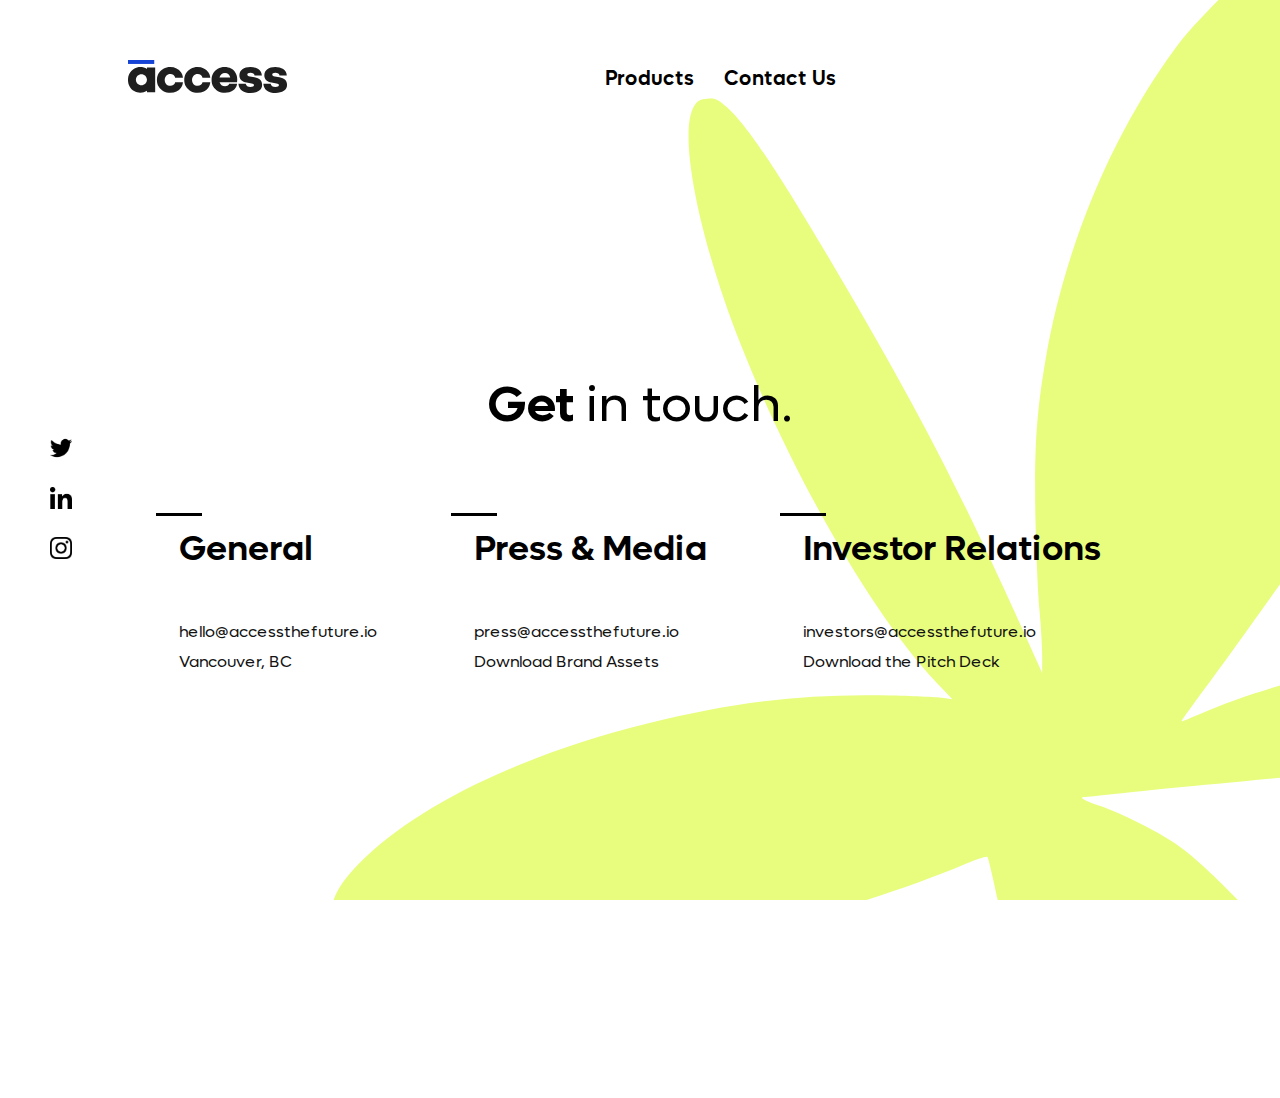
<file: contact-us.html>
<!DOCTYPE html>
<html lang="en">
  <head>
    <meta charset="UTF-8" />
    <meta http-equiv="X-UA-Compatible" content="IE=edge" />
    <meta name="viewport" content="width=device-width, initial-scale=1.0" />
    <link rel="stylesheet" href="styles/styles.css" />
    <link
      rel="preload"
      href="/fonts/Lufga-ExtraLight.woff2"
      as="font"
      type="font/woff2"
    />
    <title>Access - Contact Us</title>

    <script>
      window.markerConfig = {
        destination: "613d42a5b9574f2898212156",
        source: "snippet",
      };
    </script>

    <script>
      !(function (e, r, a) {
        if (!e.__Marker) {
          e.__Marker = {};
          var t = [],
            n = { __cs: t };
          [
            "show",
            "hide",
            "isVisible",
            "capture",
            "cancelCapture",
            "unload",
            "reload",
            "isExtensionInstalled",
            "setReporter",
            "setCustomData",
            "on",
            "off",
          ].forEach(function (e) {
            n[e] = function () {
              var r = Array.prototype.slice.call(arguments);
              r.unshift(e), t.push(r);
            };
          }),
            (e.Marker = n);
          var s = r.createElement("script");
          (s.async = 1), (s.src = "https://edge.marker.io/latest/shim.js");
          var i = r.getElementsByTagName("script")[0];
          i.parentNode.insertBefore(s, i);
        }
      })(window, document);
    </script>
  </head>
  <body>
    <div
      class="pop-up-container pop-up-container-closed"
      onclick="closeOpenPopUp()"
      id="popup"
    >
      <div class="pop-up-wrapper" id="wrapper" onclick="closeOpenPopUp()">
        <img src="assets/logo.svg" alt="" />
        <h4><span>Can’t</span> wait for launch?</h4>
        <p>
          With products & tools launching every month joining the waitlist is
          your best way to stay up to date & be notified each time a new product
          drops!
        </p>
        <form>
          <input
            type="email"
            id="7"
            required
            placeholder="Enter Your Email"
          /><button class="btn-black" onclick="addContact(event, 7)">
            Join The Waitlist
          </button>
        </form>
      </div>
    </div>
    <nav class="nav-container">
      <div class="nav-wrapper">
        <a class="accessLogo" href="/"><img src="assets/logo.svg" /></a>
        <ul class="nav-links">
          <!-- <li class="nav-link"><a href="/">Tools</a></li> -->
          <!-- TODO advanced hover for products -->
          <li class="nav-link dropdown">
            <a href="/">Products</a>
            <div class="dropdown-container">
              <div class="dropdown-wrapper">
                <div class="dropdown-product" id="link-1">
                  <a href="/network.html"
                    ><img src="assets/Group 14 1.webp" alt="" />
                    <p>
                      Access a global network of founders, partners, investors &
                      innovators.
                    </p></a
                  >
                </div>
                <div class="dropdown-product" id="link-2">
                  <a href="/core.html">
                    <img src="assets/Group 10 1.webp" alt="" />
                    <p>
                      Access the resources you need to grow & scale your
                      startup.
                    </p></a
                  >
                </div>
                <div
                  class="dropdown-product"
                  onclick="closeOpenPopUp()"
                  id="link-3"
                >
                  <img src="assets/Group 11 4.svg" alt="" />
                  <p>
                    Access the talent you need with a smarter & more efficient
                    job platform.
                  </p>
                </div>
                <div
                  class="dropdown-product"
                  onclick="closeOpenPopUp()"
                  id="link-4"
                >
                  <img src="assets/Brand Guide.svg" alt="" />
                  <p>
                    Access industry leading startups with full service program
                    management.
                  </p>
                </div>
              </div>
            </div>
          </li>
          <li class="nav-link">
            <a href="/contact-us.html">Contact Us</a>
          </li>
          <!-- <li class="nav-link"><a href="/">Press</a></li> -->
          <!-- <li class="nav-link">About</li> -->
        </ul>
      </div>
    </nav>
    <section class="contact-us-container">
      <img src="assets/FilledAbstract1.svg" id="shape" />
      <div class="social-links-side">
        <a href="https://www.twitter.com/accessthefuture" target="_blank"
          ><img src="assets/twitter@3x.png"
        /></a>
        <a
          href="https://www.linkedin.com/showcase/accessthefuture.io/"
          target="_blank"
          ><img src="assets/linkedin@3x.png"
        /></a>
        <a href="https://www.instagram.com/accessthefuture" target="_blank"
          ><img src="assets/instagram@3x.png"
        /></a>
      </div>
      <div class="contact-us-wrapper">
        <h2><span>Get </span>in touch.</h2>
        <div class="links-wrapper">
          <div class="links-card">
            <div class="upper-line"></div>
            <h3>General</h3>
            <a href="mailto:hello@accessthefuture.io"
              >hello@accessthefuture.io</a
            >
            <p>Vancouver, BC</p>
          </div>
          <div class="links-card">
            <div class="upper-line"></div>
            <h3>Press & Media</h3>
            <a href="mailto:press@accessthefuture.io"
              >press@accessthefuture.io</a
            >
            <p>Download Brand Assets</p>
          </div>
          <div class="links-card">
            <div class="upper-line"></div>
            <h3>Investor Relations</h3>
            <a href="mailto:investors@accessthefuture.io"
              >investors@accessthefuture.io</a
            >
            <p>Download the Pitch Deck</p>
          </div>
        </div>
      </div>
    </section>
  </body>
</html>
</file>
<file: styles/styles.css>
@font-face {
  font-family: "Lufga";
  src: url("../fonts/Lufga-ExtraLight.woff2") format("woff2"), url("../fonts/Lufga-ExtraLight.woff") format("woff");
  font-weight: 200;
  font-style: normal;
  font-display: swap;
}

@font-face {
  font-family: "Lufga";
  src: url("../fonts/Lufga-ExtraBold.woff2") format("woff2"), url("../fonts/Lufga-ExtraBold.woff") format("woff");
  font-weight: bold;
  font-style: normal;
  font-display: swap;
}

@font-face {
  font-family: "Lufga";
  src: url("../fonts/Lufga-BoldItalic.woff2") format("woff2"), url("../fonts/Lufga-BoldItalic.woff") format("woff");
  font-weight: bold;
  font-style: italic;
  font-display: swap;
}

@font-face {
  font-family: "Lufga";
  src: url("../fonts/Lufga-BlackItalic.woff2") format("woff2"), url("../fonts/Lufga-BlackItalic.woff") format("woff");
  font-weight: 900;
  font-style: italic;
  font-display: swap;
}

@font-face {
  font-family: "Lufga";
  src: url("../fonts/Lufga-ExtraBoldItalic.woff2") format("woff2"), url("../fonts/Lufga-ExtraBoldItalic.woff") format("woff");
  font-weight: bold;
  font-style: italic;
  font-display: swap;
}

@font-face {
  font-family: "Lufga";
  src: url("../fonts/Lufga-Black.woff2") format("woff2"), url("../fonts/Lufga-Black.woff") format("woff");
  font-weight: 900;
  font-style: normal;
  font-display: swap;
}

@font-face {
  font-family: "Lufga";
  src: url("../fonts/Lufga-Bold.woff2") format("woff2"), url("../fonts/Lufga-Bold.woff") format("woff");
  font-weight: bold;
  font-style: normal;
  font-display: swap;
}

@font-face {
  font-family: "Lufga";
  src: url("../fonts/Lufga-MediumItalic.woff2") format("woff2"), url("../fonts/Lufga-MediumItalic.woff") format("woff");
  font-weight: 500;
  font-style: italic;
  font-display: swap;
}

@font-face {
  font-family: "Lufga";
  src: url("../fonts/Lufga-Regular.woff2") format("woff2"), url("../fonts/Lufga-Regular.woff") format("woff");
  font-weight: normal;
  font-style: normal;
  font-display: swap;
}

@font-face {
  font-family: "Lufga";
  src: url("../fonts/Lufga-Italic.woff2") format("woff2"), url("../fonts/Lufga-Italic.woff") format("woff");
  font-weight: normal;
  font-style: italic;
  font-display: swap;
}

@font-face {
  font-family: "Lufga";
  src: url("../fonts/Lufga-Light.woff2") format("woff2"), url("../fonts/Lufga-Light.woff") format("woff");
  font-weight: 300;
  font-style: normal;
  font-display: swap;
}

@font-face {
  font-family: "Lufga";
  src: url("../fonts/Lufga-LightItalic.woff2") format("woff2"), url("../fonts/Lufga-LightItalic.woff") format("woff");
  font-weight: 300;
  font-style: italic;
  font-display: swap;
}

@font-face {
  font-family: "Lufga";
  src: url("../fonts/Lufga-ExtraLightItalic.woff2") format("woff2"), url("../fonts/Lufga-ExtraLightItalic.woff") format("woff");
  font-weight: 200;
  font-style: italic;
  font-display: swap;
}

@font-face {
  font-family: "Lufga";
  src: url("../fonts/Lufga-Medium.woff2") format("woff2"), url("../fonts/Lufga-Medium.woff") format("woff");
  font-weight: 500;
  font-style: normal;
  font-display: swap;
}

@font-face {
  font-family: "Lufga";
  src: url("../fonts/Lufga-SemiBold.woff2") format("woff2"), url("../fonts/Lufga-SemiBold.woff") format("woff");
  font-weight: 600;
  font-style: normal;
  font-display: swap;
}

@font-face {
  font-family: "Lufga";
  src: url("../fonts/Lufga-Thin.woff2") format("woff2"), url("../fonts/Lufga-Thin.woff") format("woff");
  font-weight: 100;
  font-style: normal;
  font-display: swap;
}

@font-face {
  font-family: "Lufga";
  src: url("../fonts/Lufga-SemiBoldItalic.woff2") format("woff2"), url("../fonts/Lufga-SemiBoldItalic.woff") format("woff");
  font-weight: 600;
  font-style: italic;
  font-display: swap;
}

@font-face {
  font-family: "Lufga";
  src: url("../fonts/Lufga-ThinItalic.woff2") format("woff2"), url("../fonts/Lufga-ThinItalic.woff") format("woff");
  font-weight: 100;
  font-style: italic;
  font-display: swap;
}

.btn-black {
  position: relative;
  z-index: 99999;
  color: #fff;
  background-color: #131313;
  text-decoration: none;
  padding: 13px 38px;
  border-radius: 12px;
  font-size: 16px;
  font-weight: bold;
  cursor: pointer;
  -webkit-transition: all 0.2s ease-in-out;
  transition: all 0.2s ease-in-out;
  border: 1px solid #131313;
}

.btn-black:hover {
  background-color: #fff;
  border: 1px solid #131313;
  border-radius: 12px;
  color: #131313;
}

.btn-white {
  position: relative;
  z-index: 99999;
  text-decoration: none;
  color: #131313;
  border: 1px solid #131313;
  border-radius: 12px;
  padding: 13px 33px;
  font-weight: bold;
  cursor: pointer;
  -webkit-transition: all 0.2s ease-in-out;
  transition: all 0.2s ease-in-out;
}

.btn-white:hover {
  background-color: #131313;
  border: 1px solid #131313;
  border-radius: 12px;
  color: #fff;
}

.nav-container {
  width: 100%;
  vertical-align: middle;
  margin-top: 50px;
  position: relative;
  z-index: 9999;
}

.nav-container .nav-wrapper {
  margin: 0 auto;
  display: -webkit-box;
  display: -ms-flexbox;
  display: flex;
  -webkit-box-pack: center;
      -ms-flex-pack: center;
          justify-content: center;
  -webkit-box-align: center;
      -ms-flex-align: center;
          align-items: center;
  width: 80%;
}

.nav-container .nav-wrapper .accessLogo {
  margin-right: auto;
}

.nav-container .nav-wrapper .nav-btns {
  display: -webkit-box;
  display: -ms-flexbox;
  display: flex;
  -webkit-box-align: center;
      -ms-flex-align: center;
          align-items: center;
  -webkit-box-pack: center;
      -ms-flex-pack: center;
          justify-content: center;
  gap: 28px;
  -ms-flex-wrap: wrap;
      flex-wrap: wrap;
}

.nav-container .nav-wrapper .nav-links {
  list-style: none;
  padding: 0;
  display: -webkit-box;
  display: -ms-flexbox;
  display: flex;
  -webkit-box-align: center;
      -ms-flex-align: center;
          align-items: center;
  margin-right: auto;
  gap: 30px;
}

.nav-container .nav-wrapper .nav-links .dropdown {
  display: inline-block;
}

.nav-container .nav-wrapper .nav-links .dropdown:hover a {
  color: #1e48ce;
}

.nav-container .nav-wrapper .nav-links .dropdown:hover .dropdown-container {
  z-index: 99999;
  opacity: 1;
  visibility: visible;
  display: block;
}

.nav-container .nav-wrapper .nav-links .dropdown:hover .dropdown-container .dropdown-wrapper .dropdown-product img {
  opacity: 1;
}

.nav-container .nav-wrapper .nav-links .dropdown:hover .dropdown-container .dropdown-wrapper .dropdown-product p {
  opacity: 1;
}

.nav-container .nav-wrapper .nav-links .dropdown .dropdown-container {
  -webkit-transform: translateY(0);
          transform: translateY(0);
  opacity: 0;
  -webkit-transition: all 0.4s ease-in-out;
  transition: all 0.4s ease-in-out;
  position: absolute;
  left: 0;
  bottom: -300px;
  visibility: hidden;
  background-color: #fff;
  width: 100%;
  padding: 100px 0;
}

.nav-container .nav-wrapper .nav-links .dropdown .dropdown-container .dropdown-wrapper {
  display: -webkit-box;
  display: -ms-flexbox;
  display: flex;
  margin: 0 auto;
  -webkit-box-pack: justify;
      -ms-flex-pack: justify;
          justify-content: space-between;
  width: 80%;
}

.nav-container .nav-wrapper .nav-links .dropdown .dropdown-container .dropdown-wrapper #link-1:hover p {
  color: #182742;
}

.nav-container .nav-wrapper .nav-links .dropdown .dropdown-container .dropdown-wrapper #link-2:hover p {
  color: #1e48ce;
}

.nav-container .nav-wrapper .nav-links .dropdown .dropdown-container .dropdown-wrapper #link-3:hover p {
  color: #99c2de;
}

.nav-container .nav-wrapper .nav-links .dropdown .dropdown-container .dropdown-wrapper #link-4:hover p {
  color: #fcc55c;
}

.nav-container .nav-wrapper .nav-links .dropdown .dropdown-container .dropdown-wrapper .dropdown-product {
  cursor: pointer;
  max-width: 223px;
}

.nav-container .nav-wrapper .nav-links .dropdown .dropdown-container .dropdown-wrapper .dropdown-product img {
  -webkit-transition: 0.4s ease-in-out;
  transition: 0.4s ease-in-out;
  opacity: 0;
  max-height: 17px;
}

.nav-container .nav-wrapper .nav-links .dropdown .dropdown-container .dropdown-wrapper .dropdown-product p {
  opacity: 0;
  margin: 15px 0 0 0;
  font-size: 16px;
  font-weight: normal;
  color: #b1b1b1;
  -webkit-transition: all 0.4s ease-in-out;
  transition: all 0.4s ease-in-out;
}

.nav-container .nav-wrapper .nav-links .nav-link a {
  cursor: pointer;
  color: #000;
  text-decoration: none;
  -webkit-transition: all 0.2s ease-in-out;
  transition: all 0.2s ease-in-out;
  font-weight: 600;
  font-size: 20px;
}

.nav-container .nav-wrapper .nav-links .nav-link a:hover {
  color: #1e48ce;
}

@media (max-width: 800px) {
  .nav-container .nav-wrapper .nav-links {
    display: none !important;
  }
}

.main-header {
  height: 80vh;
  display: -webkit-box;
  display: -ms-flexbox;
  display: flex;
  -webkit-box-pack: justify;
      -ms-flex-pack: justify;
          justify-content: space-between;
}

.main-header .header-left-img {
  position: relative;
}

.main-header .header-left-img #img-1 {
  position: absolute;
  left: 0;
  top: -100px;
  z-index: 9;
  max-width: 606px;
}

.main-header .header-left-img #img-2 {
  position: absolute;
  left: 0;
  top: -70px;
  max-width: 565px;
}

.main-header .header-right-img {
  position: relative;
}

.main-header .header-right-img #img-3 {
  position: absolute;
  right: 0;
  top: 10px;
  -o-object-fit: cover;
     object-fit: cover;
  max-width: 547px;
}

.main-header .header-right-img #img-4 {
  position: absolute;
  right: 0;
  -o-object-fit: cover;
     object-fit: cover;
  max-width: 622px;
  top: -50px;
}

.main-header .header-text-partners {
  text-align: center;
  display: -webkit-box;
  display: -ms-flexbox;
  display: flex;
  -webkit-box-orient: vertical;
  -webkit-box-direction: normal;
      -ms-flex-direction: column;
          flex-direction: column;
  -webkit-box-align: center;
      -ms-flex-align: center;
          align-items: center;
  z-index: 9;
  margin: auto;
}

.main-header .header-text-partners h1 {
  margin: 0;
  font-size: 50px;
  font-weight: 400;
  margin-bottom: 28px;
}

.main-header .header-text-partners h1 span {
  font-weight: 600;
}

.main-header .header-text-partners p {
  margin: 0;
  margin-bottom: 50px;
  max-width: 482px;
  font-size: 20px;
  line-height: 30px;
}

.main-header .header-text-partners a {
  padding: 21px 36px;
}

@media (max-width: 770px) {
  .main-header {
    height: 70vh;
  }
  .main-header .header-left-img {
    display: none;
  }
  .main-header .header-right-img {
    display: none;
  }
}

.partners-container {
  display: -webkit-box;
  display: -ms-flexbox;
  display: flex;
}

.partners-container .partners-wrapper {
  margin: 0 auto;
  text-align: center;
  position: relative;
  z-index: 99;
}

.partners-container .partners-wrapper h3 {
  font-size: 20px;
  font-weight: 600;
  line-height: 45px;
}

.partners-container .partners-wrapper .partners-logos {
  display: -webkit-box;
  display: -ms-flexbox;
  display: flex;
  gap: 43px;
  -webkit-box-align: center;
      -ms-flex-align: center;
          align-items: center;
  -ms-flex-wrap: wrap;
      flex-wrap: wrap;
  -webkit-box-pack: center;
      -ms-flex-pack: center;
          justify-content: center;
}

.products-container {
  margin-top: 190px;
  width: 100%;
}

.products-container .products-wrapper {
  margin: 0 auto;
  width: 100%;
}

.products-container .products-wrapper .products-text {
  margin: 0 auto;
  max-width: 665px;
  text-align: center;
}

.products-container .products-wrapper .products-text span {
  font-size: 16px;
  font-weight: 600;
  line-height: 45px;
}

.products-container .products-wrapper .products-text h2 {
  margin-top: 10px;
  font-size: 35px;
  font-weight: 600;
  line-height: 45px;
}

.products-container .products-wrapper .product-cards-container {
  display: -webkit-box;
  display: -ms-flexbox;
  display: flex;
  margin: 0 auto;
  -webkit-box-pack: center;
      -ms-flex-pack: center;
          justify-content: center;
  -ms-flex-wrap: wrap;
      flex-wrap: wrap;
}

.products-container .products-wrapper .product-cards-container .product-card {
  position: relative;
  -webkit-transform: scale(0.95);
          transform: scale(0.95);
  -webkit-transition: all 0.2s ease-in-out;
  transition: all 0.2s ease-in-out;
}

.products-container .products-wrapper .product-cards-container .product-card .btn-product {
  position: absolute;
  left: 40px;
  bottom: 210px;
}

.products-container .products-wrapper .product-cards-container .product-card img {
  margin: 0 -110px 0 -110px;
}

.products-container .products-wrapper .product-cards-container .product-card:hover {
  -webkit-transform: scale(1);
          transform: scale(1);
}

.crowdfunding-container {
  background-color: #131313;
  width: 100%;
  padding: 65px 0;
}

.crowdfunding-container .crowdfunding-wrapper {
  display: -webkit-box;
  display: -ms-flexbox;
  display: flex;
  -webkit-box-align: center;
      -ms-flex-align: center;
          align-items: center;
  -webkit-box-pack: justify;
      -ms-flex-pack: justify;
          justify-content: space-between;
  max-width: 1200px;
  margin: 0 auto;
  -ms-flex-wrap: wrap;
      flex-wrap: wrap;
}

.crowdfunding-container .crowdfunding-wrapper .crowdfunding-image {
  position: relative;
}

.crowdfunding-container .crowdfunding-wrapper .crowdfunding-image #share-cmp-btn {
  position: absolute;
  top: -25px;
  left: -145px;
}

.crowdfunding-container .crowdfunding-wrapper .crowdfunding-image #ifw-btn {
  position: absolute;
  top: 20px;
  right: -60px;
  max-width: 169px;
}

.crowdfunding-container .crowdfunding-wrapper .crowdfunding-image #fund-it-btn {
  position: absolute;
  top: 183px;
  right: -225px;
}

.crowdfunding-container .crowdfunding-wrapper .crowdfunding-text {
  max-width: 505px;
  color: #fff;
}

.crowdfunding-container .crowdfunding-wrapper .crowdfunding-text span {
  font-size: 20px;
  font-weight: 600;
  line-height: 30px;
}

.crowdfunding-container .crowdfunding-wrapper .crowdfunding-text h3 {
  max-width: 14px 0 24px 0;
  font-size: 35px;
  font-weight: 600;
  max-width: 473;
  line-height: 45px;
}

.crowdfunding-container .crowdfunding-wrapper .crowdfunding-text p {
  font-size: 20px;
  font-weight: normal;
  line-height: 30px;
  margin-bottom: 34px;
  max-width: 504;
}

.crowdfunding-container .crowdfunding-wrapper .crowdfunding-text a {
  color: #131313;
  text-decoration: none;
  font-size: 16px;
  font-weight: bold;
  background-color: #fff;
  border: 1px solid #fff;
  padding: 14px 30px;
  border-radius: 14px;
  cursor: pointer;
  -webkit-transition: all 0.2s ease-in-out;
  transition: all 0.2s ease-in-out;
}

.crowdfunding-container .crowdfunding-wrapper .crowdfunding-text a:hover {
  color: #fff;
  background-color: #131313;
  border: 1px solid #fff;
}

@media (max-width: 800px) {
  .crowdfunding-container .crowdfunding-wrapper {
    -webkit-box-pack: center;
        -ms-flex-pack: center;
            justify-content: center;
  }
  .crowdfunding-container .crowdfunding-wrapper .crowdfunding-text {
    text-align: center;
  }
}

@media (max-width: 450px) {
  .crowdfunding-container .crowdfunding-wrapper {
    -webkit-box-pack: center;
        -ms-flex-pack: center;
            justify-content: center;
  }
  .crowdfunding-container .crowdfunding-wrapper .crowdfunding-image {
    position: relative;
  }
  .crowdfunding-container .crowdfunding-wrapper .crowdfunding-image #share-cmp-btn {
    display: none;
  }
  .crowdfunding-container .crowdfunding-wrapper .crowdfunding-image #ifw-btn {
    display: none;
  }
  .crowdfunding-container .crowdfunding-wrapper .crowdfunding-image #fund-it-btn {
    display: none;
  }
  .crowdfunding-container .crowdfunding-wrapper .crowdfunding-text {
    text-align: center;
  }
}

.products-details-container {
  display: -webkit-box;
  display: -ms-flexbox;
  display: flex;
  -webkit-box-pack: center;
      -ms-flex-pack: center;
          justify-content: center;
  -webkit-box-orient: vertical;
  -webkit-box-direction: normal;
      -ms-flex-direction: column;
          flex-direction: column;
  -webkit-box-align: center;
      -ms-flex-align: center;
          align-items: center;
  margin-top: 250px;
}

.products-details-container h3 {
  font-size: 35px;
  font-weight: 600;
  line-height: 45px;
  margin: 22px 0 36px 0;
  color: #000;
  max-width: 461px;
}

.products-details-container p {
  color: #131313;
  margin: 0;
  font-size: 20px;
  font-weight: normal;
  line-height: 30px;
  max-width: 395px;
  margin-bottom: 13px;
}

.products-details-container a {
  color: #182742;
  font-size: 20px;
  font-weight: 600;
  line-height: 30px;
  cursor: pointer;
  text-decoration: none;
  -webkit-transition: all 0.2s ease-in-out;
  transition: all 0.2s ease-in-out;
}

.products-details-container a:hover {
  -webkit-filter: brightness(150%);
          filter: brightness(150%);
}

.products-details-container #a-core {
  color: #1544d6;
}

.products-details-container #cmgsoon {
  color: #99c2de;
}

.products-details-container #cmgsoon:hover {
  -webkit-filter: brightness(110%);
          filter: brightness(110%);
}

.products-details-container #a-access {
  color: #fcc55c;
}

.products-details-container #a-access:hover {
  -webkit-filter: brightness(115%);
          filter: brightness(115%);
}

.products-details-container .product-details-wrapper {
  display: -webkit-box;
  display: -ms-flexbox;
  display: flex;
  -webkit-box-align: center;
      -ms-flex-align: center;
          align-items: center;
  -webkit-box-pack: justify;
      -ms-flex-pack: justify;
          justify-content: space-between;
  width: 90%;
  -ms-flex-wrap: wrap;
      flex-wrap: wrap;
  margin-bottom: 250px;
}

.products-details-container .product-details-wrapper .product-details-text {
  width: 40%;
}

.products-details-container .product-details-wrapper .product-details-img {
  position: relative;
}

.products-details-container .product-details-wrapper .product-details-img img {
  width: 100%;
}

.products-details-container .product-details-wrapper .product-details-img #rect425 {
  position: absolute;
  top: 10px;
  left: -10px;
}

.products-details-container .product-details-wrapper .product-details-img #grp19 {
  position: absolute;
  top: 10px;
  left: 115px;
}

.products-details-container .product-details-wrapper .product-details-img #grp01 {
  position: absolute;
  top: 165px;
  left: -90px;
}

.products-details-container .product-details-wrapper .product-details-img #grp20 {
  position: absolute;
  bottom: 50px;
  left: 210px;
}

.products-details-container .product-details-wrapper .product-details-img #vec88 {
  max-width: 765px;
}

.products-details-container .product-details-wrapper .product-details-img #vec9 {
  position: absolute;
  top: 0px;
  left: 0px;
  max-width: 100%;
  -webkit-transform: scale(1.15);
          transform: scale(1.15);
}

.products-details-container .product-details-wrapper .product-details-img #jobopr {
  position: absolute;
  max-width: 421px;
  top: 110px;
  left: 20px;
}

.products-details-container .product-details-wrapper .product-details-img #grp562 {
  position: absolute;
  top: 175px;
  left: 305px;
  max-width: 184px;
}

.products-details-container .product-details-wrapper .product-details-img #grp559 {
  position: absolute;
  max-width: 195px;
  bottom: 140px;
  left: 60px;
}

.products-details-container .product-details-wrapper .product-details-img #jobopr2 {
  position: absolute;
  max-width: 423px;
  bottom: 70px;
  right: -70px;
}

.products-details-container .product-details-wrapper .product-details-img #elp1 {
  position: absolute;
  bottom: 50px;
  max-width: 81px;
  left: 270px;
}

.products-details-container .product-details-wrapper .product-details-img #elp2 {
  position: absolute;
  max-width: 152px;
  top: 100px;
  right: 0;
}

.products-details-container .product-details-wrapper-reverse {
  display: -webkit-box;
  display: -ms-flexbox;
  display: flex;
  -webkit-box-orient: horizontal;
  -webkit-box-direction: reverse;
      -ms-flex-direction: row-reverse;
          flex-direction: row-reverse;
  -webkit-box-align: center;
      -ms-flex-align: center;
          align-items: center;
  -webkit-box-pack: justify;
      -ms-flex-pack: justify;
          justify-content: space-between;
  width: 90%;
  -ms-flex-wrap: wrap;
      flex-wrap: wrap;
  margin-bottom: 250px;
}

.products-details-container .product-details-wrapper-reverse .product-details-text {
  max-width: 40%;
}

.products-details-container .product-details-wrapper-reverse .product-details-img {
  position: relative;
}

.products-details-container .product-details-wrapper-reverse .product-details-img #vec66 {
  max-width: 634px;
}

.products-details-container .product-details-wrapper-reverse .product-details-img #vec10 {
  position: absolute;
  left: -70px;
  top: -50px;
  max-width: 782px;
}

.products-details-container .product-details-wrapper-reverse .product-details-img #invtg {
  position: absolute;
  top: 100px;
  left: 130px;
  max-width: 76px;
}

.products-details-container .product-details-wrapper-reverse .product-details-img #strptg {
  position: absolute;
  left: -20px;
  top: 300px;
  max-width: 74px;
}

.products-details-container .product-details-wrapper-reverse .product-details-img #grp519 {
  position: absolute;
  top: 80px;
  right: -190px;
  z-index: 99;
  max-width: 395px;
}

.products-details-container .product-details-wrapper-reverse .product-details-img #grp59 {
  position: absolute;
  top: 140px;
  left: 30px;
  max-width: 612px;
}

.products-details-container .product-details-wrapper-reverse .product-details-img #dlcrd {
  position: absolute;
  bottom: 60px;
  left: -80px;
  max-width: 397px;
}

.products-details-container .product-details-wrapper-reverse .product-details-img #vec77 {
  max-width: 773px;
}

.products-details-container .product-details-wrapper-reverse .product-details-img #vec11 {
  position: absolute;
  top: -50px;
  left: -50px;
  max-width: 854px;
}

.products-details-container .product-details-wrapper-reverse .product-details-img #map {
  position: absolute;
  max-width: 230px;
  bottom: 50px;
  right: -10px;
  z-index: 999;
}

.products-details-container .product-details-wrapper-reverse .product-details-img #jobcard {
  position: absolute;
  top: 80px;
  right: 50px;
  max-width: 467px;
}

.products-details-container .product-details-wrapper-reverse .product-details-img #grp565 {
  position: absolute;
  max-width: 466px;
  bottom: -120px;
  left: -50px;
}

.products-details-container .product-details-wrapper-reverse .product-details-img #map2 {
  position: absolute;
  max-width: 358px;
  top: 45px;
  left: -50px;
}

@media (max-width: 800px) {
  .products-details-container .product-details-wrapper {
    -webkit-box-pack: center;
        -ms-flex-pack: center;
            justify-content: center;
    width: 80%;
  }
  .products-details-container .product-details-wrapper .product-details-text {
    width: 100%;
    text-align: center;
    margin-bottom: 40px;
  }
  .products-details-container .product-details-wrapper-reverse {
    -webkit-box-pack: center;
        -ms-flex-pack: center;
            justify-content: center;
  }
  .products-details-container .product-details-wrapper-reverse .product-details-text {
    max-width: 100%;
    text-align: center;
    margin-bottom: 40px;
  }
}

@media (max-width: 450px) {
  .products-details-container .product-details-wrapper {
    -webkit-box-pack: center;
        -ms-flex-pack: center;
            justify-content: center;
    width: 80%;
  }
  .products-details-container .product-details-wrapper .product-details-img {
    display: none;
  }
  .products-details-container .product-details-wrapper-reverse .product-details-img {
    display: none;
  }
}

.tools-container {
  width: 100%;
}

.tools-container .tools-wrapper {
  display: -webkit-box;
  display: -ms-flexbox;
  display: flex;
  -webkit-box-orient: vertical;
  -webkit-box-direction: normal;
      -ms-flex-direction: column;
          flex-direction: column;
  -webkit-box-align: center;
      -ms-flex-align: center;
          align-items: center;
  -webkit-box-pack: center;
      -ms-flex-pack: center;
          justify-content: center;
}

.tools-container .tools-wrapper .tools-text-container {
  max-width: 628px;
  text-align: center;
  margin-bottom: 70px;
}

.tools-container .tools-wrapper .tools-text-container span {
  font-size: 16px;
  font-weight: 600;
  line-height: 45px;
}

.tools-container .tools-wrapper .tools-text-container h3 {
  margin: 15px 0 0 0;
  font-size: 35px;
  font-weight: 600;
  line-height: 45px;
}

.tools-container .tools-wrapper .tools-cards-container {
  display: -webkit-box;
  display: -ms-flexbox;
  display: flex;
  -ms-flex-wrap: wrap;
      flex-wrap: wrap;
  -webkit-box-pack: center;
      -ms-flex-pack: center;
          justify-content: center;
  -webkit-box-align: center;
      -ms-flex-align: center;
          align-items: center;
}

.tools-container .tools-wrapper .tools-cards-container .tools-card {
  position: relative;
  margin: -80px;
  -webkit-transform: scale(0.98);
          transform: scale(0.98);
  -webkit-transition: all 0.2s ease-in-out;
  transition: all 0.2s ease-in-out;
}

.tools-container .tools-wrapper .tools-cards-container .tools-card:hover {
  -webkit-transform: scale(1);
          transform: scale(1);
}

.tools-container .tools-wrapper .tools-cards-container .tools-card #smallMap {
  position: absolute;
  top: 106.5px;
  left: 125px;
  max-width: 99px;
}

.tools-container .tools-wrapper .tools-cards-container .tools-card #grp635 {
  position: absolute;
  top: 88px;
  left: 56px;
}

.tools-container .tools-wrapper .tools-cards-container .tools-card #seedTag {
  position: absolute;
  top: 114px;
  right: 220px;
}

.tools-container .tools-wrapper .tools-cards-container .tools-card #preSeedTag {
  position: absolute;
  top: 65px;
  right: 140px;
}

.tools-container .tools-wrapper .tools-cards-container .tools-card #crwfTag {
  position: absolute;
  top: 130px;
  right: 85px;
}

.tools-container .tools-wrapper .tools-cards-container .tools-card #srsATag {
  position: absolute;
  top: 188px;
  right: 45px;
}

.tools-container .tools-wrapper .tools-cards-container .tools-card #eCrwdTag {
  position: absolute;
  top: 175px;
  right: 165px;
}

.platforms-container {
  width: 100%;
}

.platforms-container .platforms-wrapper {
  width: 90%;
  margin: 0 auto;
}

.platforms-container .platforms-wrapper .platforms-text-container {
  text-align: center;
  max-width: 665px;
  margin: 0 auto;
}

.platforms-container .platforms-wrapper .platforms-text-container span {
  font-size: 16px;
  font-weight: 600;
  line-height: 45px;
}

.platforms-container .platforms-wrapper .platforms-text-container h3 {
  font-size: 35px;
  font-weight: 600;
  line-height: 45px;
  margin: 10px 0 130px 0;
}

.platforms-container .platforms-wrapper .platforms-cards-container {
  margin: 0 auto;
  width: 90%;
  color: #131313;
  display: -ms-grid;
  display: grid;
  -webkit-box-pack: center;
      -ms-flex-pack: center;
          justify-content: center;
  row-gap: 50px;
  -ms-grid-columns: (minmax(320px, 1fr))[auto-fit];
      grid-template-columns: repeat(auto-fit, minmax(320px, 1fr));
}

.platforms-container .platforms-wrapper .platforms-cards-container .platform-card {
  cursor: default;
  -ms-grid-column-align: center;
      justify-self: center;
  max-width: 230px;
  -webkit-transition: all 0.2s ease-in-out;
  transition: all 0.2s ease-in-out;
  -webkit-transform: scale3d(0.95, 0.95, 0.95);
          transform: scale3d(0.95, 0.95, 0.95);
}

.platforms-container .platforms-wrapper .platforms-cards-container .platform-card:hover {
  -webkit-transform: scale3d(1, 1, 1);
          transform: scale3d(1, 1, 1);
}

.platforms-container .platforms-wrapper .platforms-cards-container .platform-card h4 {
  font-size: 20px;
  line-height: 30px;
  font-weight: 400;
  margin: 15px 0;
}

.platforms-container .platforms-wrapper .platforms-cards-container .platform-card h4 span {
  font-weight: 600;
}

.platforms-container .platforms-wrapper .platforms-cards-container .platform-card p {
  font-size: 16px;
  font-weight: normal;
  line-height: 30px;
}

.platforms-container .platforms-wrapper .platforms-cards-container .platform-card img {
  max-width: 52px;
  max-height: 52px;
}

.join-community-container {
  width: 100%;
  margin-top: 200px;
}

.join-community-container .join-community-wrapper {
  margin: 0 auto;
  text-align: center;
}

.join-community-container .join-community-wrapper h3 {
  font-size: 35px;
  font-weight: normal;
  line-height: 45px;
  margin: 0 0 60px 0;
}

.join-community-container .join-community-wrapper h3 span {
  font-weight: 600;
}

.join-community-container .join-community-wrapper form {
  height: 64px;
  display: -webkit-box;
  display: -ms-flexbox;
  display: flex;
  -webkit-box-pack: center;
      -ms-flex-pack: center;
          justify-content: center;
  -ms-flex-wrap: wrap;
      flex-wrap: wrap;
  gap: 25px;
}

.join-community-container .join-community-wrapper form input {
  border-radius: 14px;
  border: none;
  width: 337px;
  background-color: #f9f9f9;
  font-size: 16px;
  font-weight: normal;
  padding: 21px 23px;
  border: 2px solid transparent;
  -webkit-transition: all 0.2s ease-in-out;
  transition: all 0.2s ease-in-out;
}

.join-community-container .join-community-wrapper form input:hover:not(:focus) {
  border: 2px solid #0060df;
}

.join-community-container .join-community-wrapper form input::-webkit-input-placeholder {
  color: #9ca5af;
}

.join-community-container .join-community-wrapper form input:-ms-input-placeholder {
  color: #9ca5af;
}

.join-community-container .join-community-wrapper form input::-ms-input-placeholder {
  color: #9ca5af;
}

.join-community-container .join-community-wrapper form input::placeholder {
  color: #9ca5af;
}

.join-community-container .join-community-wrapper form button {
  height: 100%;
}

.footer-container {
  width: 100%;
  padding: 140px 0 40px 0;
  margin-top: 100px;
}

.footer-container .footer-wrapper {
  height: 100%;
  width: 80%;
  margin: 0 auto;
  display: -webkit-box;
  display: -ms-flexbox;
  display: flex;
  -webkit-box-pack: justify;
      -ms-flex-pack: justify;
          justify-content: space-between;
  -ms-flex-wrap: wrap;
      flex-wrap: wrap;
}

.footer-container .footer-wrapper .footer-social-logo-container {
  display: -webkit-box;
  display: -ms-flexbox;
  display: flex;
  -webkit-box-orient: vertical;
  -webkit-box-direction: normal;
      -ms-flex-direction: column;
          flex-direction: column;
  -webkit-box-align: center;
      -ms-flex-align: center;
          align-items: center;
  -webkit-box-pack: justify;
      -ms-flex-pack: justify;
          justify-content: space-between;
}

.footer-container .footer-wrapper .footer-social-logo-container .footer-logo {
  margin-bottom: 200px;
  width: 100%;
}

.footer-container .footer-wrapper .footer-social-logo-container .footer-logo img {
  max-width: 233px;
  width: 100%;
}

.footer-container .footer-wrapper .footer-social-logo-container .footer-logo h5 {
  font-size: 14px;
  font-weight: normal;
  line-height: 20px;
  margin: 0;
}

.footer-container .footer-wrapper .footer-social-logo-container .footer-logo h5 span {
  font-weight: 700;
}

.footer-container .footer-wrapper .footer-social-logo-container .footer-social .footer-social-icons {
  display: -webkit-box;
  display: -ms-flexbox;
  display: flex;
  -webkit-box-orient: horizontal;
  -webkit-box-direction: normal;
      -ms-flex-direction: row;
          flex-direction: row;
  gap: 22px;
  -webkit-box-align: end;
      -ms-flex-align: end;
          align-items: flex-end;
}

.footer-container .footer-wrapper .footer-social-logo-container .footer-social .footer-social-icons a {
  max-height: 41px;
}

.footer-container .footer-wrapper .footer-social-logo-container .footer-social .footer-social-icons a img {
  max-height: 41px;
}

.footer-container .footer-wrapper .footer-social-logo-container .footer-social .footer-social-icons a:first-child {
  margin-bottom: -2px;
}

.footer-container .footer-wrapper .footer-social-logo-container .footer-social .footer-social-icons a:last-child {
  margin-bottom: -3px;
}

.footer-container .footer-wrapper .footer-social-logo-container .footer-social p {
  margin: 19px 0 0 0;
  font-size: 12px;
  font-weight: normal;
  line-height: 20px;
}

@media (max-width: 600px) {
  .footer-container .footer-wrapper .footer-social-logo-container {
    margin: 0 auto;
    margin-bottom: 50px;
  }
  .footer-container .footer-wrapper .footer-social-logo-container .footer-logo {
    margin-bottom: 50px;
  }
  .footer-container .footer-wrapper .footer-social-logo-container .footer-social {
    text-align: center;
  }
  .footer-container .footer-wrapper .footer-social-logo-container .footer-social .footer-social-icons {
    -webkit-box-pack: center;
        -ms-flex-pack: center;
            justify-content: center;
  }
}

.footer-container .footer-wrapper .footer-links {
  display: -webkit-box;
  display: -ms-flexbox;
  display: flex;
  gap: 109px;
  -ms-flex-wrap: wrap;
      flex-wrap: wrap;
  -webkit-box-pack: center;
      -ms-flex-pack: center;
          justify-content: center;
}

.footer-container .footer-wrapper .footer-links ul {
  list-style: none;
  padding: 0;
  margin: 0;
}

.footer-container .footer-wrapper .footer-links ul li {
  display: -webkit-box;
  display: -ms-flexbox;
  display: flex;
  -webkit-box-orient: vertical;
  -webkit-box-direction: normal;
      -ms-flex-direction: column;
          flex-direction: column;
  -ms-flex-wrap: wrap;
      flex-wrap: wrap;
  font-size: 20px;
  margin-bottom: 17px;
}

.footer-container .footer-wrapper .footer-links ul li.footer-links-title {
  font-weight: 600;
}

.footer-container .footer-wrapper .footer-links ul li a {
  text-decoration: none;
  -webkit-transition: all 0.2s ease-in-out;
  transition: all 0.2s ease-in-out;
  font-weight: 400;
  color: #000;
}

.footer-container .footer-wrapper .footer-links ul li a:hover {
  text-decoration: underline;
}

@media (max-width: 800px) {
  .footer-container .footer-wrapper {
    -webkit-box-pack: center;
        -ms-flex-pack: center;
            justify-content: center;
  }
  .footer-container .footer-wrapper .footer-social-logo-container {
    -webkit-box-pack: center;
        -ms-flex-pack: center;
            justify-content: center;
  }
  .footer-container .footer-wrapper .footer-social-logo-container .footer-logo {
    margin-bottom: 50px;
    text-align: center;
  }
  .footer-container .footer-wrapper .footer-social-logo-container .footer-social {
    margin-bottom: 50px;
  }
  .footer-container .footer-wrapper .footer-social-logo-container .footer-social .footer-social-icons {
    text-align: center;
    -webkit-box-pack: center;
        -ms-flex-pack: center;
            justify-content: center;
  }
  .footer-container .footer-wrapper .footer-social-logo-container .footer-social p {
    margin: 19px 0 0 0;
    font-size: 12px;
    font-weight: normal;
    line-height: 20px;
  }
}

@media (max-width: 800px) and (max-width: 600px) {
  .footer-container .footer-wrapper .footer-social-logo-container {
    margin: 0 auto;
    margin-bottom: 50px;
  }
  .footer-container .footer-wrapper .footer-social-logo-container .footer-logo {
    margin-bottom: 50px;
  }
  .footer-container .footer-wrapper .footer-social-logo-container .footer-social {
    text-align: center;
  }
  .footer-container .footer-wrapper .footer-social-logo-container .footer-social .footer-social-icons {
    -webkit-box-pack: center;
        -ms-flex-pack: center;
            justify-content: center;
  }
}

@media (max-width: 800px) {
  .footer-container .footer-wrapper .footer-links {
    display: -webkit-box;
    display: -ms-flexbox;
    display: flex;
    gap: 114px;
    -ms-flex-wrap: wrap;
        flex-wrap: wrap;
    -webkit-box-pack: center;
        -ms-flex-pack: center;
            justify-content: center;
  }
  .footer-container .footer-wrapper .footer-links ul {
    list-style: none;
    padding: 0;
    margin: 0;
  }
  .footer-container .footer-wrapper .footer-links ul li {
    display: -webkit-box;
    display: -ms-flexbox;
    display: flex;
    -webkit-box-orient: vertical;
    -webkit-box-direction: normal;
        -ms-flex-direction: column;
            flex-direction: column;
    gap: 19px;
    -ms-flex-wrap: wrap;
        flex-wrap: wrap;
    font-size: 20px;
  }
  .footer-container .footer-wrapper .footer-links ul li.footer-links-title {
    font-weight: 600;
  }
  .footer-container .footer-wrapper .footer-links ul li a {
    text-decoration: none;
    -webkit-transition: all 0.2s ease-in-out;
    transition: all 0.2s ease-in-out;
    font-weight: 400;
    color: #000;
  }
  .footer-container .footer-wrapper .footer-links ul li a:hover {
    text-decoration: underline;
  }
}

.core-header-container {
  width: 100%;
  margin-top: 160px;
  margin-bottom: 180px;
}

.core-header-container .header-wrapper {
  width: 90%;
  display: -webkit-box;
  display: -ms-flexbox;
  display: flex;
  -ms-flex-wrap: wrap;
      flex-wrap: wrap;
  -webkit-box-pack: justify;
      -ms-flex-pack: justify;
          justify-content: space-between;
  margin: 0 auto;
}

.core-header-container .header-wrapper .header-text-container {
  max-width: 513px;
}

.core-header-container .header-wrapper .header-text-container img {
  max-height: 16px;
}

.core-header-container .header-wrapper .header-text-container h1 {
  font-size: 50px;
  font-weight: 600;
  margin: 18.9px 0 41px 0;
  max-width: 513px;
}

.core-header-container .header-wrapper .header-text-container p {
  font-size: 20px;
  color: #131313;
  font-weight: normal;
  margin-bottom: 70px;
  max-width: 472px;
}

.core-header-container .header-wrapper .header-text-container a {
  padding: 21px 30px;
}

.core-header-container .header-wrapper .header-img-container {
  position: relative;
}

.core-header-container .header-wrapper .header-img-container img {
  width: 100%;
}

.core-header-container .header-wrapper .header-img-container #rect425 {
  position: absolute;
  top: 0;
  left: 0;
}

.core-header-container .header-wrapper .header-img-container #dealCard {
  position: absolute;
  max-width: 352px;
  top: -50px;
  left: 15px;
}

.core-header-container .header-wrapper .header-img-container #grp43520 {
  position: absolute;
  max-height: 475px;
  max-width: 444px;
  bottom: 0;
  left: -100px;
}

.core-header-container .header-wrapper .header-img-container #vrtCard {
  position: absolute;
  max-width: 411px;
  bottom: 0;
  right: 0;
}

.core-header-container .header-wrapper .header-img-container #vec7 {
  max-width: 657px;
}

.core-header-container .header-wrapper .header-img-container #vec11 {
  position: absolute;
  top: 30px;
  left: 20px;
}

.core-header-container .header-wrapper .header-img-container #elp139 {
  position: absolute;
  top: 0;
  right: 0;
  max-width: 152px;
}

.core-header-container .header-wrapper .header-img-container #grp610 {
  position: absolute;
  top: 50px;
  left: -80px;
  max-width: 719px;
}

.core-header-container .header-wrapper .header-img-container #elp140 {
  position: absolute;
  top: 250px;
  left: -10px;
  max-width: 81px;
}

.core-header-container .header-wrapper .header-img-container #grp620 {
  position: absolute;
  top: 150px;
  left: 70px;
  max-width: 663px;
}

.core-header-container .header-wrapper .header-img-container #grp619 {
  position: absolute;
  bottom: 20px;
  left: -40px;
  max-width: 663px;
}

.core-header-container .header-wrapper .header-img-container #elp170 {
  position: absolute;
  bottom: -30px;
  right: 220px;
  max-width: 120px;
}

@media (max-width: 800px) {
  .core-header-container .header-wrapper {
    -webkit-box-pack: center;
        -ms-flex-pack: center;
            justify-content: center;
  }
  .core-header-container .header-wrapper .header-text-container {
    max-width: 90%;
    text-align: center;
    margin-bottom: 50px;
  }
}

@media (max-width: 450px) {
  .core-header-container .header-wrapper {
    -webkit-box-pack: center;
        -ms-flex-pack: center;
            justify-content: center;
  }
  .core-header-container .header-wrapper .header-text-container {
    max-width: 100%;
    text-align: center;
    margin-bottom: 20px;
  }
  .core-header-container .header-wrapper .header-img-container {
    display: none;
  }
}

.join-waitlist-form {
  position: relative;
}

.join-waitlist-form input {
  border-radius: 20px;
  border: none;
  background-color: #f9f9f9;
  padding: 36px;
  outline: none;
  width: 45%;
  max-width: 386px;
}

.join-waitlist-form input:focus {
  border: 1px solid blue;
}

.join-waitlist-form input::-webkit-input-placeholder {
  color: #9ca5af;
}

.join-waitlist-form input:-ms-input-placeholder {
  color: #9ca5af;
}

.join-waitlist-form input::-ms-input-placeholder {
  color: #9ca5af;
}

.join-waitlist-form input::placeholder {
  color: #9ca5af;
}

.join-waitlist-form button {
  position: absolute;
  right: 115px;
  top: 0px;
  bottom: 0;
  margin: auto 0;
  padding: 16px 23px;
  font-weight: 600;
  height: 64px;
}

@media (max-width: 800px) {
  .join-waitlist-form button {
    position: absolute;
    right: 50px;
    top: 0px;
    padding: 16px 23px;
  }
}

@media (max-width: 450px) {
  .join-waitlist-form button {
    position: absolute;
    right: 0px;
    top: 0px;
    padding: 16px 23px;
  }
}

.ecosystem-container {
  width: 100%;
  margin-top: 250px;
}

.ecosystem-container .ecosystem-wrapper {
  width: 90%;
  margin: 0 auto;
  display: -webkit-box;
  display: -ms-flexbox;
  display: flex;
  -ms-flex-wrap: wrap;
      flex-wrap: wrap;
  -webkit-box-align: center;
      -ms-flex-align: center;
          align-items: center;
  -webkit-box-pack: justify;
      -ms-flex-pack: justify;
          justify-content: space-between;
}

.ecosystem-container .ecosystem-wrapper .ecosystem-text-container span {
  font-size: 20px;
  font-weight: 600;
  line-height: 30px;
  color: #1e48ce;
}

.ecosystem-container .ecosystem-wrapper .ecosystem-text-container h2 {
  max-width: 461px;
  font-size: 35px;
  font-weight: 600;
  line-height: 45px;
  margin: 22px 0 36px 0;
}

.ecosystem-container .ecosystem-wrapper .ecosystem-text-container p {
  max-width: 394px;
  font-size: 20px;
  font-weight: normal;
  line-height: 30px;
  color: #131313;
  margin-bottom: 26px;
}

.ecosystem-container .ecosystem-wrapper .ecosystem-text-container a {
  text-decoration: none;
  font-size: 16px;
  font-weight: 600;
  line-height: 30px;
  color: #182742;
  -webkit-transition: all 0.2s ease-in-out;
  transition: all 0.2s ease-in-out;
}

.ecosystem-container .ecosystem-wrapper .ecosystem-text-container a:hover {
  -webkit-filter: brightness(150%);
          filter: brightness(150%);
}

.ecosystem-container .ecosystem-wrapper .ecosystem-img-container {
  position: relative;
}

.ecosystem-container .ecosystem-wrapper .ecosystem-img-container img {
  width: 100%;
}

.ecosystem-container .ecosystem-wrapper .ecosystem-img-container #vec9 {
  position: absolute;
  top: -60px;
  left: -40px;
}

.ecosystem-container .ecosystem-wrapper .ecosystem-img-container #work {
  position: absolute;
  max-width: 109px;
  bottom: 150px;
  left: -50px;
}

.ecosystem-container .ecosystem-wrapper .ecosystem-img-container #start {
  position: absolute;
  max-width: 84px;
  right: 40px;
  top: 130px;
}

.ecosystem-container .ecosystem-wrapper .ecosystem-img-container #grp592 {
  position: absolute;
  max-width: 676px;
  top: -40px;
  left: -180px;
}

.ecosystem-container .ecosystem-wrapper .ecosystem-img-container #grp591 {
  position: absolute;
  max-width: 675px;
  bottom: 0px;
  left: 50px;
}

.ecosystem-container .ecosystem-wrapper .ecosystem-img-container #rect428 {
  position: absolute;
  max-width: 144.2px;
  top: -50px;
  right: 70px;
}

.ecosystem-container .ecosystem-wrapper .ecosystem-img-container #rect364 {
  position: absolute;
  max-width: 62px;
  top: -70px;
  right: 45px;
}

.ecosystem-container .ecosystem-wrapper .ecosystem-img-container #vec-10 {
  position: absolute;
  top: 15px;
  left: 25px;
}

.ecosystem-container .ecosystem-wrapper .ecosystem-img-container #grp609 {
  position: absolute;
  max-width: 840px;
  top: 40px;
  left: 100px;
}

.ecosystem-container .ecosystem-wrapper .ecosystem-img-container #grp601 {
  position: absolute;
  max-width: 819px;
  bottom: 20px;
  left: 0px;
}

.ecosystem-container .ecosystem-wrapper .ecosystem-img-container #vec-8 {
  max-width: 718px;
}

.ecosystem-container .ecosystem-wrapper .ecosystem-img-container #vec-9 {
  position: absolute;
  max-width: 673px;
  left: 25px;
  top: 0;
}

.ecosystem-container .ecosystem-wrapper .ecosystem-img-container #grp621 {
  position: absolute;
  max-width: 555px;
  top: 10px;
  left: 100px;
}

.ecosystem-container .ecosystem-wrapper .ecosystem-img-container #elp165 {
  position: absolute;
  max-width: 122px;
  right: 60px;
  top: 0;
}

.ecosystem-container .ecosystem-wrapper .ecosystem-img-container #elp164 {
  position: absolute;
  max-width: 81px;
  top: 240px;
  left: 20px;
}

.ecosystem-container .ecosystem-wrapper .ecosystem-img-container #elp163 {
  position: absolute;
  max-width: 152px;
  right: 0;
  bottom: 0;
}

.ecosystem-container .ecosystem-cards-wrapper {
  width: 79%;
  margin: 100px auto 0 auto;
  display: -webkit-box;
  display: -ms-flexbox;
  display: flex;
  -ms-flex-wrap: wrap;
      flex-wrap: wrap;
  gap: 25px;
  -webkit-box-pack: justify;
      -ms-flex-pack: justify;
          justify-content: space-between;
}

.ecosystem-container .ecosystem-cards-wrapper .ecosystem-card {
  max-width: 240px;
  color: #131313;
}

.ecosystem-container .ecosystem-cards-wrapper .ecosystem-card h3 {
  font-size: 20px;
  font-weight: normal;
  line-height: 30px;
  margin: 0 0 10px 0;
}

.ecosystem-container .ecosystem-cards-wrapper .ecosystem-card h3 span {
  font-weight: 600;
}

.ecosystem-container .ecosystem-cards-wrapper .ecosystem-card p {
  font-size: 16px;
  font-weight: normal;
  line-height: 30px;
}

@media (max-width: 800px) {
  .ecosystem-container {
    width: 100%;
    margin-top: 250px;
  }
  .ecosystem-container .ecosystem-wrapper {
    -webkit-box-pack: center;
        -ms-flex-pack: center;
            justify-content: center;
  }
  .ecosystem-container .ecosystem-wrapper .ecosystem-text-container {
    text-align: center;
    margin-bottom: 50px;
  }
  .ecosystem-container .ecosystem-wrapper .ecosystem-img-container {
    position: relative;
  }
  .ecosystem-container .ecosystem-cards-wrapper {
    width: 80%;
    margin: 100px auto 0 auto;
    display: -webkit-box;
    display: -ms-flexbox;
    display: flex;
    -ms-flex-wrap: wrap;
        flex-wrap: wrap;
    gap: 25px;
    -webkit-box-pack: center;
        -ms-flex-pack: center;
            justify-content: center;
  }
  .ecosystem-container .ecosystem-cards-wrapper .ecosystem-card {
    max-width: 240px;
    color: #131313;
  }
  .ecosystem-container .ecosystem-cards-wrapper .ecosystem-card h3 {
    font-size: 20px;
    font-weight: normal;
    line-height: 30px;
    margin: 0 0 10px 0;
  }
  .ecosystem-container .ecosystem-cards-wrapper .ecosystem-card h3 span {
    font-weight: 600;
  }
  .ecosystem-container .ecosystem-cards-wrapper .ecosystem-card p {
    font-size: 16px;
    font-weight: normal;
    line-height: 30px;
  }
}

@media (max-width: 800px) {
  .ecosystem-container {
    width: 100%;
    margin-top: 250px;
  }
  .ecosystem-container .ecosystem-wrapper {
    -webkit-box-pack: center;
        -ms-flex-pack: center;
            justify-content: center;
  }
  .ecosystem-container .ecosystem-wrapper .ecosystem-text-container {
    text-align: center;
    margin-bottom: 50px;
  }
  .ecosystem-container .ecosystem-wrapper .ecosystem-img-container {
    display: none;
  }
}

.join-waitlist-container {
  width: 100%;
}

.join-waitlist-container .join-waitlist-wrapper {
  max-width: 665px;
  text-align: center;
  margin: 200px auto 0 auto;
}

.join-waitlist-container .join-waitlist-wrapper h2 {
  font-size: 35px;
  font-weight: 600;
  line-height: 45px;
  margin: 0 0 37px 0;
}

.join-waitlist-container .join-waitlist-wrapper p {
  max-width: 517px;
  font-size: 20px;
  font-weight: normal;
  line-height: 30px;
  color: #131313;
  margin: 0 auto 50px auto;
}

.advisor-container {
  padding: 100px 0;
  width: 100%;
  background-color: #131313;
  margin-top: 200px;
}

.advisor-container .advisor-wrapper {
  width: 90%;
  margin: 0 auto;
  display: -webkit-box;
  display: -ms-flexbox;
  display: flex;
  -ms-flex-pack: distribute;
      justify-content: space-around;
  -ms-flex-wrap: wrap;
      flex-wrap: wrap;
}

.advisor-container .advisor-wrapper .advisor-img-container {
  position: relative;
}

.advisor-container .advisor-wrapper .advisor-img-container img {
  width: 100%;
}

.advisor-container .advisor-wrapper .advisor-img-container #grp371 {
  max-width: 569px;
}

.advisor-container .advisor-wrapper .advisor-img-container #grp43579 {
  position: absolute;
  max-width: 314px;
  left: -120px;
  bottom: -40px;
}

.advisor-container .advisor-wrapper .advisor-img-container #grp582 {
  position: absolute;
  max-width: 532px;
  left: 75px;
  bottom: 100px;
}

.advisor-container .advisor-wrapper .advisor-img-container #grp581 {
  position: absolute;
  max-width: 527px;
  left: 40px;
  bottom: 0;
}

.advisor-container .advisor-wrapper .advisor-text-container {
  color: #fff;
  max-width: 545px;
}

.advisor-container .advisor-wrapper .advisor-text-container .upper-text {
  max-width: 461px;
}

.advisor-container .advisor-wrapper .advisor-text-container .upper-text span {
  font-size: 20px;
  font-weight: bold;
  line-height: 30px;
}

.advisor-container .advisor-wrapper .advisor-text-container .upper-text h2 {
  font-size: 35px;
  font-weight: 600;
  line-height: 45px;
  margin: 32px 0 36px 0;
}

.advisor-container .advisor-wrapper .advisor-text-container .upper-text p {
  margin: 0 0 94px 0;
  font-size: 20px;
  font-weight: normal;
  line-height: 30px;
}

.advisor-container .advisor-wrapper .advisor-text-container .bottom-text-container {
  display: -webkit-box;
  display: -ms-flexbox;
  display: flex;
  -ms-flex-wrap: wrap;
      flex-wrap: wrap;
  gap: 50px;
}

.advisor-container .advisor-wrapper .advisor-text-container .bottom-text-container .bottom-text-card {
  max-width: 240px;
}

.advisor-container .advisor-wrapper .advisor-text-container .bottom-text-container .bottom-text-card h3 {
  font-size: 20px;
  font-weight: normal;
  line-height: 30px;
  margin: 0 0 15px 0;
}

.advisor-container .advisor-wrapper .advisor-text-container .bottom-text-container .bottom-text-card h3 span {
  font-weight: 600;
}

.advisor-container .advisor-wrapper .advisor-text-container .bottom-text-container .bottom-text-card p {
  margin: 0;
  font-size: 16px;
  font-weight: normal;
  line-height: 30px;
}

@media (max-width: 800px) {
  .advisor-container .advisor-wrapper {
    -webkit-box-pack: center;
        -ms-flex-pack: center;
            justify-content: center;
  }
  .advisor-container .advisor-wrapper .advisor-img-container {
    position: relative;
    display: -webkit-box;
    display: -ms-flexbox;
    display: flex;
    -webkit-box-orient: vertical;
    -webkit-box-direction: normal;
        -ms-flex-direction: column;
            flex-direction: column;
    -webkit-box-pack: center;
        -ms-flex-pack: center;
            justify-content: center;
    -webkit-box-align: center;
        -ms-flex-align: center;
            align-items: center;
  }
  .advisor-container .advisor-wrapper .advisor-img-container img {
    width: 100%;
  }
  .advisor-container .advisor-wrapper .advisor-img-container #grp371 {
    max-width: 569px;
  }
  .advisor-container .advisor-wrapper .advisor-img-container #grp43579 {
    position: initial;
    margin-bottom: 25px;
  }
  .advisor-container .advisor-wrapper .advisor-img-container #grp582 {
    display: none;
  }
  .advisor-container .advisor-wrapper .advisor-img-container #grp581 {
    display: none;
  }
  .advisor-container .advisor-wrapper .advisor-text-container {
    color: #fff;
    max-width: 545px;
    text-align: center;
  }
  .advisor-container .advisor-wrapper .advisor-text-container .upper-text {
    max-width: 461px;
    margin: 0 auto;
  }
  .advisor-container .advisor-wrapper .advisor-text-container .bottom-text-container {
    -webkit-box-pack: center;
        -ms-flex-pack: center;
            justify-content: center;
    gap: 50px;
  }
}

.innovation-container {
  width: 100%;
  margin-top: 260px;
}

.innovation-container .innovation-wrapper {
  width: 90%;
  margin: 0 auto;
  display: -webkit-box;
  display: -ms-flexbox;
  display: flex;
  -ms-flex-pack: distribute;
      justify-content: space-around;
  -ms-flex-wrap: wrap;
      flex-wrap: wrap;
}

.innovation-container .innovation-wrapper .innovation-img-container {
  position: relative;
}

.innovation-container .innovation-wrapper .innovation-img-container img {
  width: 100%;
}

.innovation-container .innovation-wrapper .innovation-img-container #vec6 {
  max-width: 604px;
}

.innovation-container .innovation-wrapper .innovation-img-container #vec10 {
  position: absolute;
  max-width: 590px;
  top: -30px;
  left: -20px;
}

.innovation-container .innovation-wrapper .innovation-img-container #grp634 {
  position: absolute;
  max-width: 177px;
  top: 50px;
  right: 60px;
}

.innovation-container .innovation-wrapper .innovation-img-container #shareAchiv {
  position: absolute;
  max-width: 404px;
  bottom: 0px;
  left: -25px;
}

.innovation-container .innovation-wrapper .innovation-img-container #grp635 {
  position: absolute;
  max-width: 177px;
  bottom: 100px;
  right: -40px;
}

.innovation-container .innovation-wrapper .innovation-text-container {
  display: -webkit-box;
  display: -ms-flexbox;
  display: flex;
  -webkit-box-orient: vertical;
  -webkit-box-direction: normal;
      -ms-flex-direction: column;
          flex-direction: column;
  -webkit-box-pack: center;
      -ms-flex-pack: center;
          justify-content: center;
}

.innovation-container .innovation-wrapper .innovation-text-container span {
  font-size: 20px;
  font-weight: bold;
  line-height: 30px;
  color: #1544d6;
}

.innovation-container .innovation-wrapper .innovation-text-container h2 {
  max-width: 460px;
  font-size: 35px;
  font-weight: 600;
  line-height: 45px;
  margin: 22px 0 36px 0;
}

.innovation-container .innovation-wrapper .innovation-text-container p {
  max-width: 414px;
  font-size: 20px;
  font-weight: normal;
  line-height: 30px;
  color: #131313;
}

@media (max-width: 800px) {
  .innovation-container .innovation-wrapper {
    -webkit-box-pack: center;
        -ms-flex-pack: center;
            justify-content: center;
  }
  .innovation-container .innovation-wrapper .innovation-text-container {
    display: -webkit-box;
    display: -ms-flexbox;
    display: flex;
    margin-top: 50px;
    -webkit-box-orient: vertical;
    -webkit-box-direction: normal;
        -ms-flex-direction: column;
            flex-direction: column;
    -webkit-box-pack: center;
        -ms-flex-pack: center;
            justify-content: center;
    -webkit-box-align: center;
        -ms-flex-align: center;
            align-items: center;
    text-align: center;
  }
  .innovation-container .innovation-wrapper .innovation-text-container span {
    font-size: 20px;
    font-weight: bold;
    line-height: 30px;
    color: #1544d6;
  }
  .innovation-container .innovation-wrapper .innovation-text-container h2 {
    max-width: 460px;
    font-size: 35px;
    font-weight: 600;
    line-height: 45px;
    margin: 22px 0 36px 0;
  }
  .innovation-container .innovation-wrapper .innovation-text-container p {
    max-width: 414px;
    font-size: 20px;
    font-weight: normal;
    line-height: 30px;
    color: #131313;
  }
}

.bazaar-container {
  width: 100%;
  margin-top: 150px;
}

.bazaar-container .bazaar-wrapper {
  width: 85%;
  margin: 0 auto;
  display: -webkit-box;
  display: -ms-flexbox;
  display: flex;
  -ms-flex-pack: distribute;
      justify-content: space-around;
  -ms-flex-wrap: wrap;
      flex-wrap: wrap;
}

.bazaar-container .bazaar-wrapper .bazaar-text-container {
  display: -webkit-box;
  display: -ms-flexbox;
  display: flex;
  -webkit-box-orient: vertical;
  -webkit-box-direction: normal;
      -ms-flex-direction: column;
          flex-direction: column;
  -webkit-box-pack: center;
      -ms-flex-pack: center;
          justify-content: center;
}

.bazaar-container .bazaar-wrapper .bazaar-text-container span {
  font-size: 20px;
  font-weight: bold;
  line-height: 30px;
  color: #1544d6;
}

.bazaar-container .bazaar-wrapper .bazaar-text-container h2 {
  max-width: 461px;
  font-size: 35px;
  font-weight: 600;
  line-height: 45px;
  margin: 19px 0 36px 0;
}

.bazaar-container .bazaar-wrapper .bazaar-text-container #headerTextNetwork {
  max-width: 366px;
}

.bazaar-container .bazaar-wrapper .bazaar-text-container p {
  max-width: 394px;
  font-size: 20px;
  font-weight: normal;
  line-height: 30px;
  color: #131313;
}

.bazaar-container .bazaar-wrapper .bazaar-img-container {
  position: relative;
}

.bazaar-container .bazaar-wrapper .bazaar-img-container img {
  width: 100%;
}

.bazaar-container .bazaar-wrapper .bazaar-img-container #rect54 {
  max-width: 687px;
}

.bazaar-container .bazaar-wrapper .bazaar-img-container #rect427 {
  position: absolute;
  max-width: 670px;
  top: 60px;
  left: 30px;
}

.bazaar-container .bazaar-wrapper .bazaar-img-container #deal1 {
  position: absolute;
  max-width: 381px;
  top: 0;
  right: -50px;
}

.bazaar-container .bazaar-wrapper .bazaar-img-container #deal2 {
  position: absolute;
  max-width: 381px;
  bottom: 100px;
  right: -120px;
}

.bazaar-container .bazaar-wrapper .bazaar-img-container #vert {
  position: absolute;
  max-width: 463px;
  top: 130px;
  left: -30px;
}

.bazaar-container .bazaar-wrapper .bazaar-img-container #vec-12 {
  max-width: 611px;
}

.bazaar-container .bazaar-wrapper .bazaar-img-container #vec-13 {
  position: absolute;
  max-width: 689px;
  top: 0;
  left: 0;
}

.bazaar-container .bazaar-wrapper .bazaar-img-container #grp606 {
  position: absolute;
  max-width: 754px;
  top: 0;
  left: 120px;
}

.bazaar-container .bazaar-wrapper .bazaar-img-container #grp611 {
  position: absolute;
  max-width: 754px;
  bottom: 0;
  left: -150px;
}

.bazaar-container .bazaar-cards-wrapper {
  width: 74%;
  margin: 200px auto 0 auto;
  display: -webkit-box;
  display: -ms-flexbox;
  display: flex;
  -ms-flex-wrap: wrap;
      flex-wrap: wrap;
  gap: 25px;
  -webkit-box-pack: justify;
      -ms-flex-pack: justify;
          justify-content: space-between;
}

.bazaar-container .bazaar-cards-wrapper .bazaar-card {
  max-width: 316px;
  color: #131313;
  display: -webkit-box;
  display: -ms-flexbox;
  display: flex;
  -webkit-box-orient: vertical;
  -webkit-box-direction: normal;
      -ms-flex-direction: column;
          flex-direction: column;
  -webkit-box-pack: justify;
      -ms-flex-pack: justify;
          justify-content: space-between;
}

.bazaar-container .bazaar-cards-wrapper .bazaar-card div {
  position: relative;
  margin-bottom: 45px;
  display: -webkit-box;
  display: -ms-flexbox;
  display: flex;
  -webkit-box-pack: center;
      -ms-flex-pack: center;
          justify-content: center;
}

.bazaar-container .bazaar-cards-wrapper .bazaar-card div img {
  width: 100%;
}

.bazaar-container .bazaar-cards-wrapper .bazaar-card div #elp160 {
  max-width: 138px;
  margin: 0 auto;
  z-index: 10;
  position: relative;
}

.bazaar-container .bazaar-cards-wrapper .bazaar-card div #grp622 {
  position: absolute;
  max-width: 375px;
  top: -150px;
  left: -100px;
}

.bazaar-container .bazaar-cards-wrapper .bazaar-card div #elp161 {
  position: absolute;
  max-width: 79px;
  z-index: 11;
  top: -20px;
  right: 50px;
}

.bazaar-container .bazaar-cards-wrapper .bazaar-card div #elp162 {
  position: absolute;
  max-width: 58px;
  right: 30px;
  bottom: 0;
}

.bazaar-container .bazaar-cards-wrapper .bazaar-card div #grp560 {
  max-width: 184px;
  position: relative;
  z-index: 10;
}

.bazaar-container .bazaar-cards-wrapper .bazaar-card div #grp559 {
  position: absolute;
  max-width: 195px;
  top: -50px;
  left: -50px;
}

.bazaar-container .bazaar-cards-wrapper .bazaar-card div #grp562 {
  position: absolute;
  max-width: 184px;
  top: -110px;
  left: 10px;
  z-index: 10;
}

.bazaar-container .bazaar-cards-wrapper .bazaar-card div #grp623 {
  position: absolute;
  max-width: 375px;
  top: -185px;
  left: 75px;
}

.bazaar-container .bazaar-cards-wrapper .bazaar-card div #elp166 {
  position: relative;
  max-width: 126px;
  z-index: 10;
}

.bazaar-container .bazaar-cards-wrapper .bazaar-card div #elp167 {
  position: absolute;
  max-width: 72px;
  z-index: 11;
  top: 0px;
  left: 50px;
}

.bazaar-container .bazaar-cards-wrapper .bazaar-card div #elp168 {
  position: absolute;
  max-width: 53px;
  z-index: 11;
  top: 95px;
  left: 180px;
}

.bazaar-container .bazaar-cards-wrapper .bazaar-card div #elp169 {
  position: absolute;
  max-width: 53px;
  top: -60px;
  left: 100px;
}

.bazaar-container .bazaar-cards-wrapper .bazaar-card div #grp618 {
  position: absolute;
  max-width: 375px;
  top: -170px;
  right: -120px;
}

.bazaar-container .bazaar-cards-wrapper .bazaar-card h3 {
  max-width: 230px;
  font-size: 20px;
  font-weight: 400;
  line-height: 30px;
  margin: 0 0 15px 0;
}

.bazaar-container .bazaar-cards-wrapper .bazaar-card h3 span {
  font-weight: 600;
}

.bazaar-container .bazaar-cards-wrapper .bazaar-card p {
  max-width: 316px;
  font-size: 16px;
  font-weight: normal;
  line-height: 30px;
  margin: 0;
}

@media (max-width: 800px) {
  .bazaar-container {
    width: 100%;
    margin-top: 150px;
  }
  .bazaar-container .bazaar-wrapper {
    width: 90%;
    margin: 0 auto;
    display: -webkit-box;
    display: -ms-flexbox;
    display: flex;
    -webkit-box-pack: center;
        -ms-flex-pack: center;
            justify-content: center;
    -ms-flex-wrap: wrap;
        flex-wrap: wrap;
  }
  .bazaar-container .bazaar-wrapper .bazaar-text-container {
    display: -webkit-box;
    display: -ms-flexbox;
    display: flex;
    -webkit-box-orient: vertical;
    -webkit-box-direction: normal;
        -ms-flex-direction: column;
            flex-direction: column;
    -webkit-box-pack: center;
        -ms-flex-pack: center;
            justify-content: center;
    -webkit-box-align: center;
        -ms-flex-align: center;
            align-items: center;
    text-align: center;
  }
  .bazaar-container .bazaar-wrapper .bazaar-text-container span {
    font-size: 20px;
    font-weight: bold;
    line-height: 30px;
    color: #1544d6;
  }
  .bazaar-container .bazaar-wrapper .bazaar-text-container h2 {
    max-width: 460px;
    font-size: 35px;
    font-weight: 600;
    line-height: 45px;
    margin: 22px 0 36px 0;
  }
  .bazaar-container .bazaar-wrapper .bazaar-text-container p {
    max-width: 414px;
    font-size: 20px;
    font-weight: normal;
    line-height: 30px;
    color: #131313;
  }
  .bazaar-container .bazaar-wrapper .bazaar-img-container {
    position: relative;
  }
  .bazaar-container .bazaar-wrapper .bazaar-img-container img {
    width: 100%;
  }
  .bazaar-container .bazaar-wrapper .bazaar-img-container #rect54 {
    max-width: 687px;
  }
  .bazaar-container .bazaar-wrapper .bazaar-img-container #rect427 {
    position: absolute;
    max-width: 670px;
    top: 60px;
    left: 30px;
  }
  .bazaar-container .bazaar-wrapper .bazaar-img-container #deal1 {
    position: absolute;
    max-width: 381px;
    top: 0;
    right: -50px;
  }
  .bazaar-container .bazaar-wrapper .bazaar-img-container #deal2 {
    position: absolute;
    max-width: 381px;
    bottom: 100px;
    right: -90px;
  }
  .bazaar-container .bazaar-wrapper .bazaar-img-container #vert {
    position: absolute;
    max-width: 463px;
    top: 130px;
    left: -30px;
  }
  .bazaar-container .bazaar-wrapper .bazaar-img-container #vec-12 {
    max-width: 611px;
  }
  .bazaar-container .bazaar-wrapper .bazaar-img-container #vec-13 {
    position: absolute;
    max-width: 689px;
    top: 0;
    left: 0;
  }
  .bazaar-container .bazaar-wrapper .bazaar-img-container #grp606 {
    position: absolute;
    max-width: 754px;
    top: 0;
    left: 120px;
  }
  .bazaar-container .bazaar-wrapper .bazaar-img-container #grp611 {
    position: absolute;
    max-width: 754px;
    bottom: 0;
    left: -150px;
  }
  .bazaar-container .bazaar-cards-wrapper {
    width: 80%;
    margin: 100px auto 0 auto;
    display: -webkit-box;
    display: -ms-flexbox;
    display: flex;
    -ms-flex-wrap: wrap;
        flex-wrap: wrap;
    gap: 10px;
    -webkit-box-pack: center;
        -ms-flex-pack: center;
            justify-content: center;
  }
  .bazaar-container .bazaar-cards-wrapper .bazaar-card div {
    margin-top: 100px;
    position: relative;
    margin-bottom: 30px;
    display: -webkit-box;
    display: -ms-flexbox;
    display: flex;
    -webkit-box-pack: center;
        -ms-flex-pack: center;
            justify-content: center;
  }
  .bazaar-container .bazaar-cards-wrapper .bazaar-card div img {
    width: 100%;
  }
  .bazaar-container .bazaar-cards-wrapper .bazaar-card div #elp160 {
    max-width: 138px;
    margin: 0 auto;
    z-index: 10;
    position: relative;
  }
  .bazaar-container .bazaar-cards-wrapper .bazaar-card div #grp622 {
    position: absolute;
    max-width: 375px;
    top: -150px;
    left: -100px;
  }
  .bazaar-container .bazaar-cards-wrapper .bazaar-card div #elp161 {
    position: absolute;
    max-width: 79px;
    z-index: 11;
    top: -20px;
    right: 50px;
  }
  .bazaar-container .bazaar-cards-wrapper .bazaar-card div #elp162 {
    position: absolute;
    max-width: 58px;
    right: 30px;
    bottom: 0;
  }
  .bazaar-container .bazaar-cards-wrapper .bazaar-card div #grp560 {
    max-width: 184px;
    position: relative;
    z-index: 10;
  }
  .bazaar-container .bazaar-cards-wrapper .bazaar-card div #grp559 {
    position: absolute;
    max-width: 195px;
    top: -50px;
    left: -50px;
  }
  .bazaar-container .bazaar-cards-wrapper .bazaar-card div #grp562 {
    position: absolute;
    max-width: 184px;
    top: -110px;
    left: 10px;
    z-index: 10;
  }
  .bazaar-container .bazaar-cards-wrapper .bazaar-card div #grp623 {
    position: absolute;
    max-width: 375px;
    top: -185px;
    left: 75px;
  }
  .bazaar-container .bazaar-cards-wrapper .bazaar-card div #elp166 {
    position: relative;
    max-width: 126px;
    z-index: 10;
  }
  .bazaar-container .bazaar-cards-wrapper .bazaar-card div #elp167 {
    position: absolute;
    max-width: 72px;
    z-index: 11;
    top: 0px;
    left: 50px;
  }
  .bazaar-container .bazaar-cards-wrapper .bazaar-card div #elp168 {
    position: absolute;
    max-width: 53px;
    z-index: 11;
    top: 95px;
    left: 180px;
  }
  .bazaar-container .bazaar-cards-wrapper .bazaar-card div #elp169 {
    position: absolute;
    max-width: 53px;
    top: -60px;
    left: 100px;
  }
  .bazaar-container .bazaar-cards-wrapper .bazaar-card div #grp618 {
    position: absolute;
    max-width: 375px;
    top: -170px;
    right: -120px;
  }
}

@media (max-width: 450px) {
  .bazaar-container .bazaar-wrapper {
    width: 100%;
  }
  .bazaar-container .bazaar-wrapper .bazaar-img-container {
    display: none;
  }
}

.network-container {
  padding: 100px 0;
  width: 100%;
  margin-top: 200px;
}

.network-container .network-wrapper {
  width: 90%;
  margin: 0 auto;
  display: -webkit-box;
  display: -ms-flexbox;
  display: flex;
  -ms-flex-pack: distribute;
      justify-content: space-around;
  -ms-flex-wrap: wrap;
      flex-wrap: wrap;
}

.network-container .network-wrapper .network-img-container {
  position: relative;
}

.network-container .network-wrapper .network-img-container img {
  width: 100%;
}

.network-container .network-wrapper .network-img-container #rect-58 {
  max-width: 532px;
}

.network-container .network-wrapper .network-img-container #rect-316 {
  position: absolute;
  max-width: 621px;
  left: 0px;
  top: 0px;
}

.network-container .network-wrapper .network-img-container #grp613 {
  position: absolute;
  max-width: 391px;
  right: -50px;
  top: -200px;
}

.network-container .network-wrapper .network-img-container #grp614 {
  position: absolute;
  max-width: 391px;
  left: -150px;
  top: -20px;
}

.network-container .network-wrapper .network-img-container #grp615 {
  position: absolute;
  max-width: 391px;
  right: 10px;
  top: 120px;
}

.network-container .network-wrapper .network-img-container #grp604 {
  position: absolute;
  max-width: 658px;
  left: -160px;
  bottom: 200px;
}

.network-container .network-wrapper .network-img-container #grp617 {
  position: absolute;
  max-width: 663px;
  left: 40px;
  bottom: 100px;
}

.network-container .network-wrapper .network-img-container #grp616 {
  position: absolute;
  max-width: 663px;
  left: -160px;
  bottom: -45px;
}

.network-container .network-wrapper .network-text-container {
  max-width: 545px;
}

.network-container .network-wrapper .network-text-container .upper-text {
  max-width: 461px;
}

.network-container .network-wrapper .network-text-container .upper-text span {
  font-size: 20px;
  font-weight: bold;
  line-height: 30px;
  color: #182742;
}

.network-container .network-wrapper .network-text-container .upper-text h2 {
  font-size: 35px;
  font-weight: 600;
  line-height: 45px;
  margin: 32px 0 36px 0;
  max-width: 344px;
}

.network-container .network-wrapper .network-text-container .upper-text p {
  margin: 0 0 94px 0;
  font-size: 20px;
  font-weight: normal;
  line-height: 30px;
  color: #131313;
  max-width: 394px;
}

.network-container .network-wrapper .network-text-container .bottom-text-container {
  display: -webkit-box;
  display: -ms-flexbox;
  display: flex;
  -ms-flex-wrap: wrap;
      flex-wrap: wrap;
  gap: 50px;
}

.network-container .network-wrapper .network-text-container .bottom-text-container .bottom-text-card {
  max-width: 240px;
  color: #131313;
}

.network-container .network-wrapper .network-text-container .bottom-text-container .bottom-text-card h3 {
  font-size: 20px;
  font-weight: normal;
  line-height: 30px;
  margin: 0 0 15px 0;
}

.network-container .network-wrapper .network-text-container .bottom-text-container .bottom-text-card h3 span {
  font-weight: 600;
}

.network-container .network-wrapper .network-text-container .bottom-text-container .bottom-text-card p {
  margin: 0;
  font-size: 16px;
  font-weight: normal;
  line-height: 30px;
}

@media (max-width: 800px) {
  .network-container {
    padding: 100px 0;
    width: 100%;
    margin-top: 200px;
  }
  .network-container .network-wrapper {
    width: 90%;
    margin: 0 auto;
    display: -webkit-box;
    display: -ms-flexbox;
    display: flex;
    -webkit-box-pack: center;
        -ms-flex-pack: center;
            justify-content: center;
    -ms-flex-wrap: wrap;
        flex-wrap: wrap;
  }
  .network-container .network-wrapper .network-text-container {
    max-width: 545px;
  }
  .network-container .network-wrapper .network-text-container .upper-text {
    max-width: 461px;
    text-align: center;
  }
  .network-container .network-wrapper .network-text-container .upper-text span {
    font-size: 20px;
    font-weight: bold;
    line-height: 30px;
    color: #182742;
  }
  .network-container .network-wrapper .network-text-container .upper-text h2 {
    font-size: 35px;
    font-weight: 600;
    line-height: 45px;
    margin: 32px 0 36px 0;
  }
  .network-container .network-wrapper .network-text-container .upper-text p {
    margin: 0 0 94px 0;
    font-size: 20px;
    font-weight: normal;
    line-height: 30px;
    color: #131313;
  }
  .network-container .network-wrapper .network-text-container .bottom-text-container {
    display: -webkit-box;
    display: -ms-flexbox;
    display: flex;
    -ms-flex-wrap: wrap;
        flex-wrap: wrap;
    -webkit-box-pack: center;
        -ms-flex-pack: center;
            justify-content: center;
    gap: 50px;
  }
  .network-container .network-wrapper .network-text-container .bottom-text-container .bottom-text-card {
    max-width: 240px;
    color: #131313;
  }
  .network-container .network-wrapper .network-text-container .bottom-text-container .bottom-text-card h3 {
    font-size: 20px;
    font-weight: normal;
    line-height: 30px;
    margin: 0 0 15px 0;
  }
  .network-container .network-wrapper .network-text-container .bottom-text-container .bottom-text-card h3 span {
    font-weight: 600;
  }
  .network-container .network-wrapper .network-text-container .bottom-text-container .bottom-text-card p {
    margin: 0;
    font-size: 16px;
    font-weight: normal;
    line-height: 30px;
  }
}

@media (max-width: 450px) {
  .network-container {
    padding: 100px 0;
    width: 100%;
    margin-top: 200px;
  }
  .network-container .network-wrapper {
    width: 90%;
    margin: 0 auto;
    display: -webkit-box;
    display: -ms-flexbox;
    display: flex;
    -webkit-box-pack: center;
        -ms-flex-pack: center;
            justify-content: center;
    -ms-flex-wrap: wrap;
        flex-wrap: wrap;
  }
  .network-container .network-wrapper .network-img-container {
    display: none;
  }
}

.contact-us-container {
  min-height: 88vh;
  position: relative;
  display: -webkit-box;
  display: -ms-flexbox;
  display: flex;
}

.contact-us-container .social-links-side {
  position: absolute;
  display: -webkit-box;
  display: -ms-flexbox;
  display: flex;
  -webkit-box-orient: vertical;
  -webkit-box-direction: normal;
      -ms-flex-direction: column;
          flex-direction: column;
  gap: 23px;
  left: 50px;
  top: 0;
  bottom: 0;
  margin: auto;
  max-height: 135px;
}

.contact-us-container .social-links-side img {
  max-height: 22px;
  max-width: 22px;
}

.contact-us-container #shape {
  max-height: 100%;
  position: absolute;
  right: 0;
  top: -0px;
  -webkit-transform: scale(1.5);
          transform: scale(1.5);
}

.contact-us-container .contact-us-wrapper {
  position: relative;
  z-index: 10;
  width: 80%;
  margin: auto;
  display: -webkit-box;
  display: -ms-flexbox;
  display: flex;
  -webkit-box-orient: vertical;
  -webkit-box-direction: normal;
      -ms-flex-direction: column;
          flex-direction: column;
  -webkit-box-pack: center;
      -ms-flex-pack: center;
          justify-content: center;
  -webkit-box-align: center;
      -ms-flex-align: center;
          align-items: center;
}

.contact-us-container .contact-us-wrapper h2 {
  font-size: 50px;
  font-weight: normal;
  margin-bottom: 75px;
}

.contact-us-container .contact-us-wrapper h2 span {
  font-weight: 600;
}

.contact-us-container .contact-us-wrapper .links-wrapper {
  width: 90%;
  -ms-flex-wrap: wrap;
      flex-wrap: wrap;
  display: -webkit-box;
  display: -ms-flexbox;
  display: flex;
  -webkit-box-pack: justify;
      -ms-flex-pack: justify;
          justify-content: space-between;
}

.contact-us-container .contact-us-wrapper .links-wrapper .links-card {
  position: relative;
}

.contact-us-container .contact-us-wrapper .links-wrapper .links-card .upper-line {
  position: absolute;
  height: 3px;
  width: 46px;
  background-color: #000;
  top: 0;
  left: -23px;
}

.contact-us-container .contact-us-wrapper .links-wrapper .links-card h3 {
  font-weight: 600;
  font-size: 35px;
  margin: 14px 0 45px 0;
  line-height: 45px;
}

.contact-us-container .contact-us-wrapper .links-wrapper .links-card a {
  color: #131313;
  font-size: 16px;
  font-weight: normal;
  line-height: 30px;
  text-decoration: none;
  margin-bottom: 8px;
  -webkit-transition: all 0.2s ease-in-out;
  transition: all 0.2s ease-in-out;
}

.contact-us-container .contact-us-wrapper .links-wrapper .links-card a:hover {
  text-decoration: underline;
}

.contact-us-container .contact-us-wrapper .links-wrapper .links-card p {
  color: #131313;
  font-size: 16px;
  font-weight: normal;
  line-height: 30px;
  margin: 0;
}

@media (max-width: 450px) {
  .contact-us-container {
    min-height: 590.4px;
    position: relative;
    display: -webkit-box;
    display: -ms-flexbox;
    display: flex;
  }
  .contact-us-container .social-links-side {
    display: none;
  }
  .contact-us-container .contact-us-wrapper {
    position: relative;
    z-index: 10;
    width: 80%;
    margin: auto;
    display: -webkit-box;
    display: -ms-flexbox;
    display: flex;
    -webkit-box-orient: vertical;
    -webkit-box-direction: normal;
        -ms-flex-direction: column;
            flex-direction: column;
    -webkit-box-pack: center;
        -ms-flex-pack: center;
            justify-content: center;
    -webkit-box-align: center;
        -ms-flex-align: center;
            align-items: center;
    text-align: center;
  }
  .contact-us-container .contact-us-wrapper h2 {
    font-size: 50px;
    font-weight: normal;
    margin-bottom: 75px;
  }
  .contact-us-container .contact-us-wrapper h2 span {
    font-weight: 600;
  }
  .contact-us-container .contact-us-wrapper .links-wrapper {
    width: 90%;
    -ms-flex-wrap: wrap;
        flex-wrap: wrap;
    display: -webkit-box;
    display: -ms-flexbox;
    display: flex;
    -webkit-box-pack: center;
        -ms-flex-pack: center;
            justify-content: center;
  }
  .contact-us-container .contact-us-wrapper .links-wrapper .links-card {
    position: relative;
  }
  .contact-us-container .contact-us-wrapper .links-wrapper .links-card .upper-line {
    position: absolute;
    height: 3px;
    width: 46px;
    background-color: #000;
    top: 0;
    left: 0px;
    right: 0;
    margin: 0 auto;
  }
  .contact-us-container .contact-us-wrapper .links-wrapper .links-card h3 {
    font-weight: 600;
    font-size: 35px;
    line-height: 45px;
  }
  .contact-us-container .contact-us-wrapper .links-wrapper .links-card a {
    color: #131313;
    font-size: 16px;
    font-weight: normal;
    line-height: 30px;
    text-decoration: none;
    -webkit-transition: all 0.2s ease-in-out;
    transition: all 0.2s ease-in-out;
  }
  .contact-us-container .contact-us-wrapper .links-wrapper .links-card a:hover {
    text-decoration: underline;
  }
  .contact-us-container .contact-us-wrapper .links-wrapper .links-card p {
    color: #131313;
    font-size: 16px;
    font-weight: normal;
    line-height: 30px;
  }
}

.pop-up-container-closed {
  display: none !important;
}

.pop-up-container {
  top: 0;
  position: fixed;
  display: -webkit-box;
  display: -ms-flexbox;
  display: flex;
  -webkit-box-pack: center;
      -ms-flex-pack: center;
          justify-content: center;
  -webkit-box-align: center;
      -ms-flex-align: center;
          align-items: center;
  height: 100vh;
  width: 100%;
  z-index: 999999;
  background-color: rgba(0, 0, 0, 0.4);
}

.pop-up-container .pop-up-wrapper {
  position: relative;
  z-index: 999999;
  border-radius: 20px;
  padding: 36px 70px 76px 70px;
  background-color: #fff;
  background-image: url("../assets/Filled Abstract Shape 75@2x.svg");
  background-size: cover;
  background-repeat: no-repeat;
  max-width: 609px;
  width: 100%;
  height: 100%;
  max-height: 444px;
  display: -webkit-box;
  display: -ms-flexbox;
  display: flex;
  -webkit-box-orient: vertical;
  -webkit-box-direction: normal;
      -ms-flex-direction: column;
          flex-direction: column;
  -webkit-box-pack: center;
      -ms-flex-pack: center;
          justify-content: center;
  -webkit-box-align: center;
      -ms-flex-align: center;
          align-items: center;
  text-align: center;
}

.pop-up-container .pop-up-wrapper h4 {
  font-size: 30px;
  font-weight: normal;
  margin: 36px 0 22px 0;
}

.pop-up-container .pop-up-wrapper h4 span {
  font-weight: 600;
}

.pop-up-container .pop-up-wrapper p {
  font-size: 16px;
  font-weight: normal;
  line-height: 26px;
  color: #4e5460;
  max-width: 400px;
  margin-bottom: 52px;
}

.pop-up-container .pop-up-wrapper form {
  position: relative;
  width: 80%;
}

.pop-up-container .pop-up-wrapper form input {
  -ms-flex-item-align: end;
      align-self: flex-end;
  width: 70%;
  padding: 25px;
  border: none;
  border-radius: 14px;
}

.pop-up-container .pop-up-wrapper form button {
  height: 80%;
  right: -20px;
  position: absolute;
  top: 0;
  margin: auto;
  bottom: 0;
}

html {
  overflow-x: hidden;
  scroll-behavior: smooth;
}

body {
  font-family: "Lufga";
  margin: 0;
  overflow-x: hidden;
  overflow: hidden;
}

body button {
  font-family: "Lufga";
}

body input {
  font-family: "Lufga";
}
/*# sourceMappingURL=styles.css.map */
</file>
